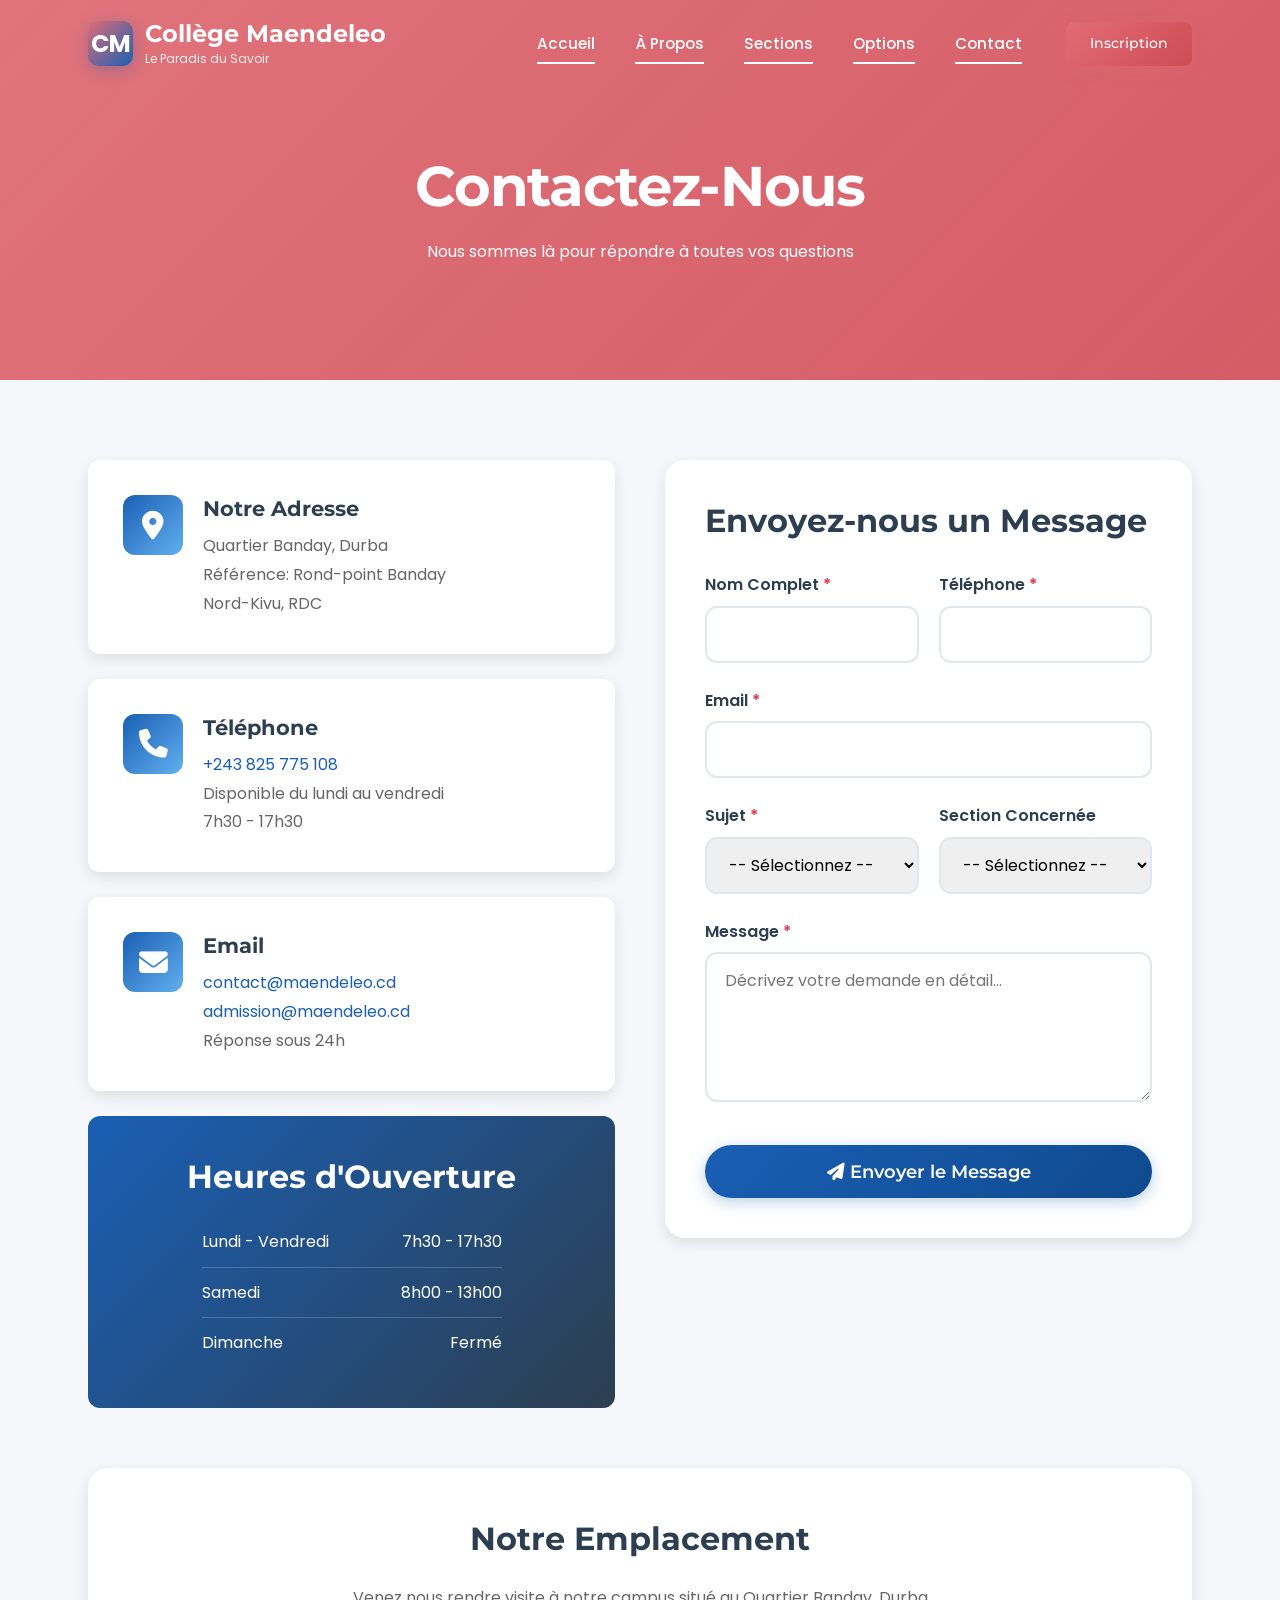
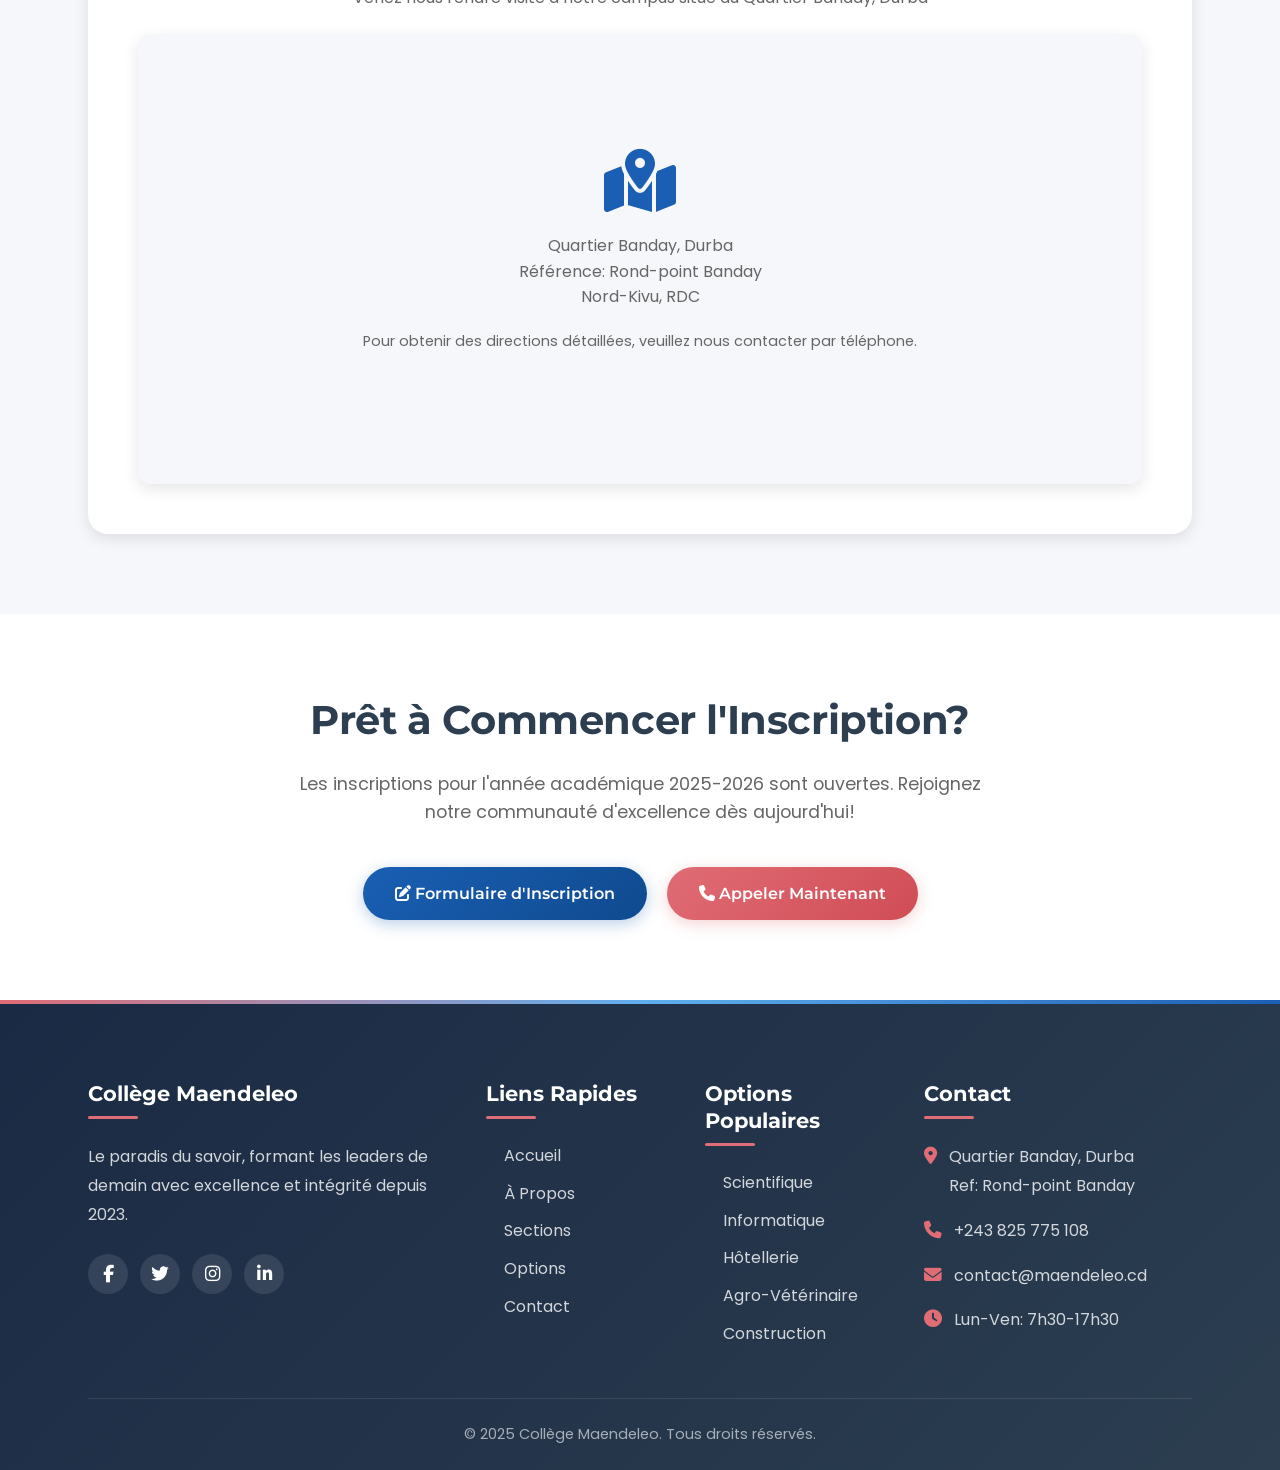
<file: contact.html>
<!DOCTYPE html>
<html lang="fr">
<head>
    <meta charset="UTF-8">
    <meta name="viewport" content="width=device-width, initial-scale=1.0">
    <meta name="description" content="Contactez le Collège Maendeleo pour plus d'informations ou pour planifier une visite.">
    
    <title>Contact | Collège Maendeleo</title>
    
    <link rel="icon" href="images/logo.png" type="image/png">
    <link rel="preconnect" href="https://fonts.googleapis.com">
    <link rel="preconnect" href="https://fonts.gstatic.com" crossorigin>
    <link href="https://fonts.googleapis.com/css2?family=Montserrat:wght@300;400;500;600;700;800&family=Poppins:wght@300;400;500;600;700&display=swap" rel="stylesheet">
    <link rel="stylesheet" href="https://cdnjs.cloudflare.com/ajax/libs/font-awesome/6.4.0/css/all.min.css">
    <link rel="stylesheet" href="css/style.css">
    <link rel="stylesheet" href="css/header-footer.css">
    
    <style>
        .page-header {
            padding: 150px 0 100px;
            background: linear-gradient(135deg, rgba(224, 108, 117, 0.95), rgba(208, 76, 85, 0.9)),
                        url('https://images.unsplash.com/photo-1423666639041-f56000c27a9a?auto=format&fit=crop&w=1920&q=80') center/cover;
            color: white;
            text-align: center;
        }

        .page-header h1,
        .page-header p {
            color: white;
        }

        .contact-wrapper {
            display: grid;
            grid-template-columns: 1fr 1fr;
            gap: 50px;
            margin-bottom: 60px;
        }

        .contact-info-cards {
            display: grid;
            gap: 25px;
        }

        .info-card {
            background: white;
            padding: 35px;
            border-radius: var(--border-radius);
            box-shadow: var(--box-shadow);
            display: flex;
            gap: 20px;
            transition: var(--transition);
        }

        .info-card:hover {
            transform: translateY(-5px);
            box-shadow: var(--box-shadow-lg);
        }

        .info-icon {
            width: 60px;
            height: 60px;
            border-radius: 12px;
            background: linear-gradient(135deg, var(--color-primary), var(--color-accent));
            display: flex;
            align-items: center;
            justify-content: center;
            font-size: 1.8rem;
            color: white;
            flex-shrink: 0;
        }

        .info-content h3 {
            margin-bottom: 10px;
            font-size: 1.3rem;
        }

        .info-content p {
            margin: 0;
            color: var(--color-text-light);
            line-height: 1.8;
        }

        .info-content a {
            color: var(--color-primary);
            text-decoration: none;
        }

        .info-content a:hover {
            text-decoration: underline;
        }

        /* Contact Form */
        .contact-form {
            background: white;
            padding: 40px;
            border-radius: var(--border-radius-lg);
            box-shadow: var(--box-shadow);
        }

        .contact-form h3 {
            margin-bottom: 30px;
            font-size: 2rem;
        }

        .form-group {
            margin-bottom: 25px;
        }

        .form-group label {
            display: block;
            margin-bottom: 8px;
            font-weight: 600;
            color: var(--color-dark);
        }

        .form-group label .required {
            color: var(--color-danger);
        }

        .form-control {
            width: 100%;
            padding: 14px 18px;
            border: 2px solid var(--color-border);
            border-radius: var(--border-radius);
            font-family: var(--font-primary);
            font-size: 1rem;
            transition: var(--transition);
        }

        .form-control:focus {
            outline: none;
            border-color: var(--color-primary);
            box-shadow: 0 0 0 3px rgba(26, 95, 180, 0.1);
        }

        .form-control.error {
            border-color: var(--color-danger);
        }

        textarea.form-control {
            resize: vertical;
            min-height: 150px;
        }

        select.form-control {
            cursor: pointer;
        }

        .form-row {
            display: grid;
            grid-template-columns: 1fr 1fr;
            gap: 20px;
        }

        .btn-submit {
            width: 100%;
            padding: 16px;
            font-size: 1.1rem;
            margin-top: 10px;
        }

        /* Map Section */
        .map-section {
            background: white;
            padding: 50px;
            border-radius: var(--border-radius-lg);
            box-shadow: var(--box-shadow);
            text-align: center;
        }

        .map-section h3 {
            margin-bottom: 25px;
            font-size: 2rem;
        }

        .map-container {
            width: 100%;
            height: 450px;
            border-radius: var(--border-radius);
            overflow: hidden;
            box-shadow: var(--box-shadow);
            background: var(--color-light);
            display: flex;
            align-items: center;
            justify-content: center;
        }

        .map-placeholder {
            text-align: center;
            padding: 40px;
            color: var(--color-text-light);
        }

        .map-placeholder i {
            font-size: 4rem;
            margin-bottom: 20px;
            color: var(--color-primary);
        }

        /* Hours Card */
        .hours-card {
            background: linear-gradient(135deg, var(--color-primary), var(--color-dark));
            color: white;
            padding: 40px;
            border-radius: var(--border-radius);
            text-align: center;
        }

        .hours-card h3 {
            color: white;
            margin-bottom: 20px;
        }

        .hours-list {
            list-style: none;
            text-align: left;
            max-width: 300px;
            margin: 0 auto;
        }

        .hours-list li {
            padding: 12px 0;
            border-bottom: 1px solid rgba(255, 255, 255, 0.2);
            display: flex;
            justify-content: space-between;
        }

        .hours-list li:last-child {
            border-bottom: none;
        }

        @media (max-width: 992px) {
            .contact-wrapper {
                grid-template-columns: 1fr;
            }

            .form-row {
                grid-template-columns: 1fr;
            }
        }

        @media (max-width: 768px) {
            .contact-form,
            .map-section {
                padding: 30px 25px;
            }

            .map-container {
                height: 350px;
            }
        }
    </style>
</head>
<body>
    <nav class="nav">
        <div class="container">
            <div class="nav-container">
                <div class="logo">
                    <div class="logo-icon">CM</div>
                    <div class="logo-text">
                        <h4>Collège Maendeleo</h4>
                        <span>Le Paradis du Savoir</span>
                    </div>
                </div>
                
                <ul class="nav-menu">
                    <li><a href="index.html">Accueil</a></li>
                    <li><a href="about.html">À Propos</a></li>
                    <li><a href="sections.html">Sections</a></li>
                    <li><a href="options.html">Options</a></li>
                    <li><a href="contact.html" class="active">Contact</a></li>
                    <li class="nav-cta">
                        <a href="#inscription" class="btn btn-secondary btn-sm">Inscription</a>
                    </li>
                </ul>
                
                <div class="mobile-toggle" id="mobileToggle">
                    <span></span>
                    <span></span>
                    <span></span>
                </div>
            </div>
        </div>
    </nav>

    <header class="page-header">
        <div class="container">
            <h1>Contactez-Nous</h1>
            <p>Nous sommes là pour répondre à toutes vos questions</p>
        </div>
    </header>

    <section class="section">
        <div class="container">
            <div class="contact-wrapper">
                <!-- Contact Info -->
                <div>
                    <div class="contact-info-cards">
                        <div class="info-card">
                            <div class="info-icon">
                                <i class="fas fa-map-marker-alt"></i>
                            </div>
                            <div class="info-content">
                                <h3>Notre Adresse</h3>
                                <p>Quartier Banday, Durba<br>
                                Référence: Rond-point Banday<br>
                                Nord-Kivu, RDC</p>
                            </div>
                        </div>

                        <div class="info-card">
                            <div class="info-icon">
                                <i class="fas fa-phone"></i>
                            </div>
                            <div class="info-content">
                                <h3>Téléphone</h3>
                                <p><a href="tel:+243825775108">+243 825 775 108</a><br>
                                Disponible du lundi au vendredi<br>
                                7h30 - 17h30</p>
                            </div>
                        </div>

                        <div class="info-card">
                            <div class="info-icon">
                                <i class="fas fa-envelope"></i>
                            </div>
                            <div class="info-content">
                                <h3>Email</h3>
                                <p><a href="mailto:contact@maendeleo.cd">contact@maendeleo.cd</a><br>
                                <a href="mailto:admission@maendeleo.cd">admission@maendeleo.cd</a><br>
                                Réponse sous 24h</p>
                            </div>
                        </div>

                        <div class="hours-card">
                            <h3>Heures d'Ouverture</h3>
                            <ul class="hours-list">
                                <li><span>Lundi - Vendredi</span><span>7h30 - 17h30</span></li>
                                <li><span>Samedi</span><span>8h00 - 13h00</span></li>
                                <li><span>Dimanche</span><span>Fermé</span></li>
                            </ul>
                        </div>
                    </div>
                </div>

                <!-- Contact Form -->
                <div>
                    <form class="contact-form" id="contactForm" onsubmit="return handleContactSubmit(event)">
                        <h3>Envoyez-nous un Message</h3>
                        
                        <div class="form-row">
                            <div class="form-group">
                                <label for="nom">Nom Complet <span class="required">*</span></label>
                                <input type="text" id="nom" name="nom" class="form-control" required>
                            </div>
                            
                            <div class="form-group">
                                <label for="telephone">Téléphone <span class="required">*</span></label>
                                <input type="tel" id="telephone" name="telephone" class="form-control" required>
                            </div>
                        </div>

                        <div class="form-group">
                            <label for="email">Email <span class="required">*</span></label>
                            <input type="email" id="email" name="email" class="form-control" required>
                        </div>

                        <div class="form-row">
                            <div class="form-group">
                                <label for="sujet">Sujet <span class="required">*</span></label>
                                <select id="sujet" name="sujet" class="form-control" required>
                                    <option value="">-- Sélectionnez --</option>
                                    <option value="inscription">Inscription</option>
                                    <option value="information">Demande d'information</option>
                                    <option value="visite">Planifier une visite</option>
                                    <option value="autre">Autre</option>
                                </select>
                            </div>

                            <div class="form-group">
                                <label for="section">Section Concernée</label>
                                <select id="section" name="section" class="form-control">
                                    <option value="">-- Sélectionnez --</option>
                                    <option value="maternelle">Maternelle</option>
                                    <option value="primaire">Primaire</option>
                                    <option value="secondaire">Secondaire</option>
                                </select>
                            </div>
                        </div>

                        <div class="form-group">
                            <label for="message">Message <span class="required">*</span></label>
                            <textarea id="message" name="message" class="form-control" required placeholder="Décrivez votre demande en détail..."></textarea>
                        </div>

                        <button type="submit" class="btn btn-primary btn-submit">
                            <i class="fas fa-paper-plane"></i> Envoyer le Message
                        </button>
                    </form>
                </div>
            </div>

            <!-- Map Section -->
            <div class="map-section">
                <h3>Notre Emplacement</h3>
                <p class="mb-3">Venez nous rendre visite à notre campus situé au Quartier Banday, Durba</p>
                <div class="map-container">
                    <div class="map-placeholder">
                        <i class="fas fa-map-marked-alt"></i>
                        <p>Quartier Banday, Durba<br>Référence: Rond-point Banday<br>Nord-Kivu, RDC</p>
                        <p style="margin-top: 20px; font-size: 0.9rem; color: var(--color-text-light);">
                            Pour obtenir des directions détaillées, veuillez nous contacter par téléphone.
                        </p>
                    </div>
                </div>
            </div>
        </div>
    </section>

    <!-- CTA Section -->
    <section class="section section-alt" id="inscription">
        <div class="container text-center">
            <div style="max-width: 700px; margin: 0 auto;">
                <h2 class="mb-3">Prêt à Commencer l'Inscription?</h2>
                <p class="mb-4" style="font-size: 1.1rem; color: var(--color-text-light);">
                    Les inscriptions pour l'année académique 2025-2026 sont ouvertes. Rejoignez notre communauté d'excellence dès aujourd'hui!
                </p>
                <div style="display: flex; gap: 20px; justify-content: center; flex-wrap: wrap;">
                    <a href="#contactForm" class="btn btn-primary btn-lg">
                        <i class="fas fa-edit"></i> Formulaire d'Inscription
                    </a>
                    <a href="tel:+243825775108" class="btn btn-secondary btn-lg">
                        <i class="fas fa-phone"></i> Appeler Maintenant
                    </a>
                </div>
            </div>
        </div>
    </section>

    <footer class="footer">
        <div class="container">
            <div class="footer-container">
                <div class="footer-col">
                    <h4>Collège Maendeleo</h4>
                    <p>Le paradis du savoir, formant les leaders de demain avec excellence et intégrité depuis 2023.</p>
                    <div class="social-links">
                        <a href="#" aria-label="Facebook"><i class="fab fa-facebook-f"></i></a>
                        <a href="#" aria-label="Twitter"><i class="fab fa-twitter"></i></a>
                        <a href="#" aria-label="Instagram"><i class="fab fa-instagram"></i></a>
                        <a href="#" aria-label="LinkedIn"><i class="fab fa-linkedin-in"></i></a>
                    </div>
                </div>
                
                <div class="footer-col">
                    <h4>Liens Rapides</h4>
                    <ul>
                        <li><a href="index.html">Accueil</a></li>
                        <li><a href="about.html">À Propos</a></li>
                        <li><a href="sections.html">Sections</a></li>
                        <li><a href="options.html">Options</a></li>
                        <li><a href="contact.html">Contact</a></li>
                    </ul>
                </div>
                
                <div class="footer-col">
                    <h4>Options Populaires</h4>
                    <ul>
                        <li><a href="options.html#scientifique">Scientifique</a></li>
                        <li><a href="options.html#informatique">Informatique</a></li>
                        <li><a href="options.html#hotellerie">Hôtellerie</a></li>
                        <li><a href="options.html#agro">Agro-Vétérinaire</a></li>
                        <li><a href="options.html#construction">Construction</a></li>
                    </ul>
                </div>
                
                <div class="footer-col">
                    <h4>Contact</h4>
                    <div class="contact-info">
                        <p><i class="fas fa-map-marker-alt"></i> Quartier Banday, Durba<br>Ref: Rond-point Banday</p>
                        <p><i class="fas fa-phone"></i> +243 825 775 108</p>
                        <p><i class="fas fa-envelope"></i> contact@maendeleo.cd</p>
                        <p><i class="fas fa-clock"></i> Lun-Ven: 7h30-17h30</p>
                    </div>
                </div>
            </div>
            
            <div class="copyright">
                <p>&copy; 2025 Collège Maendeleo. Tous droits réservés.</p>
            </div>
        </div>
    </footer>

    <script src="js/main.js"></script>
</body>
</html>
</file>
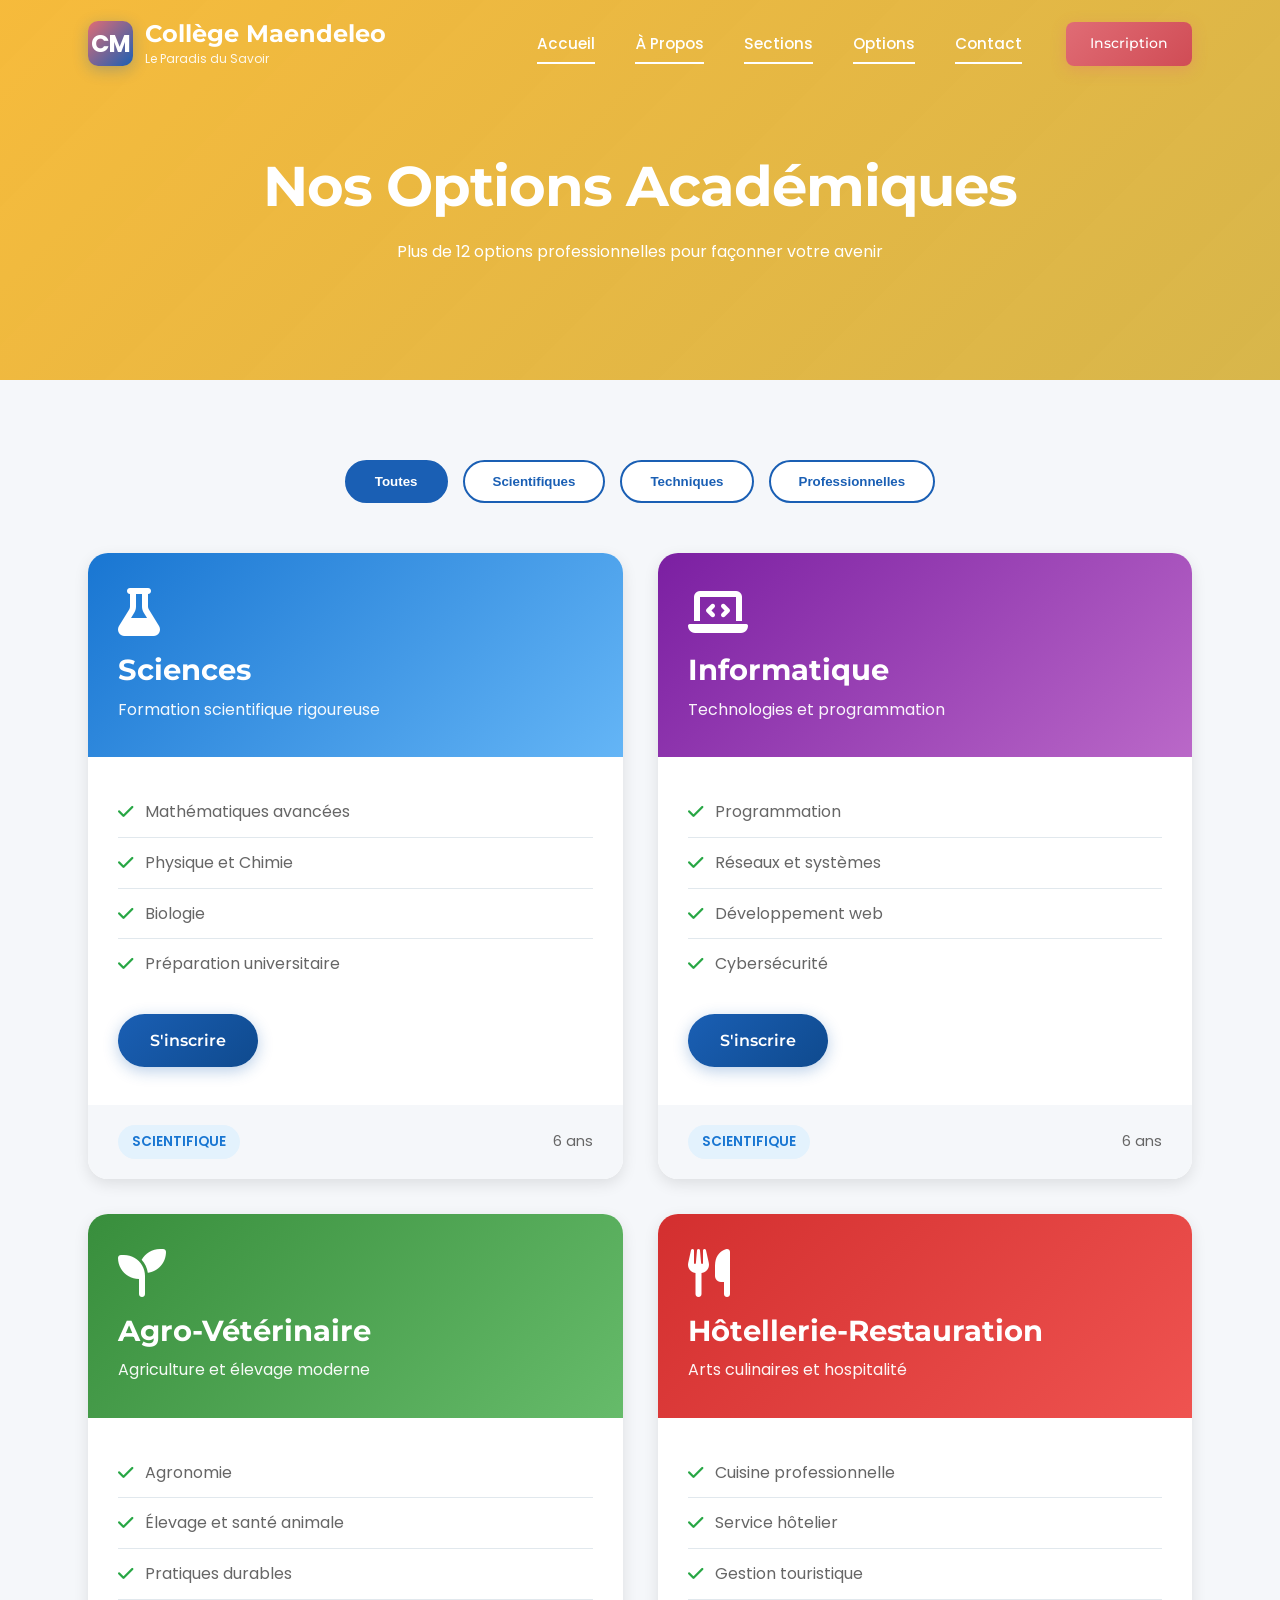
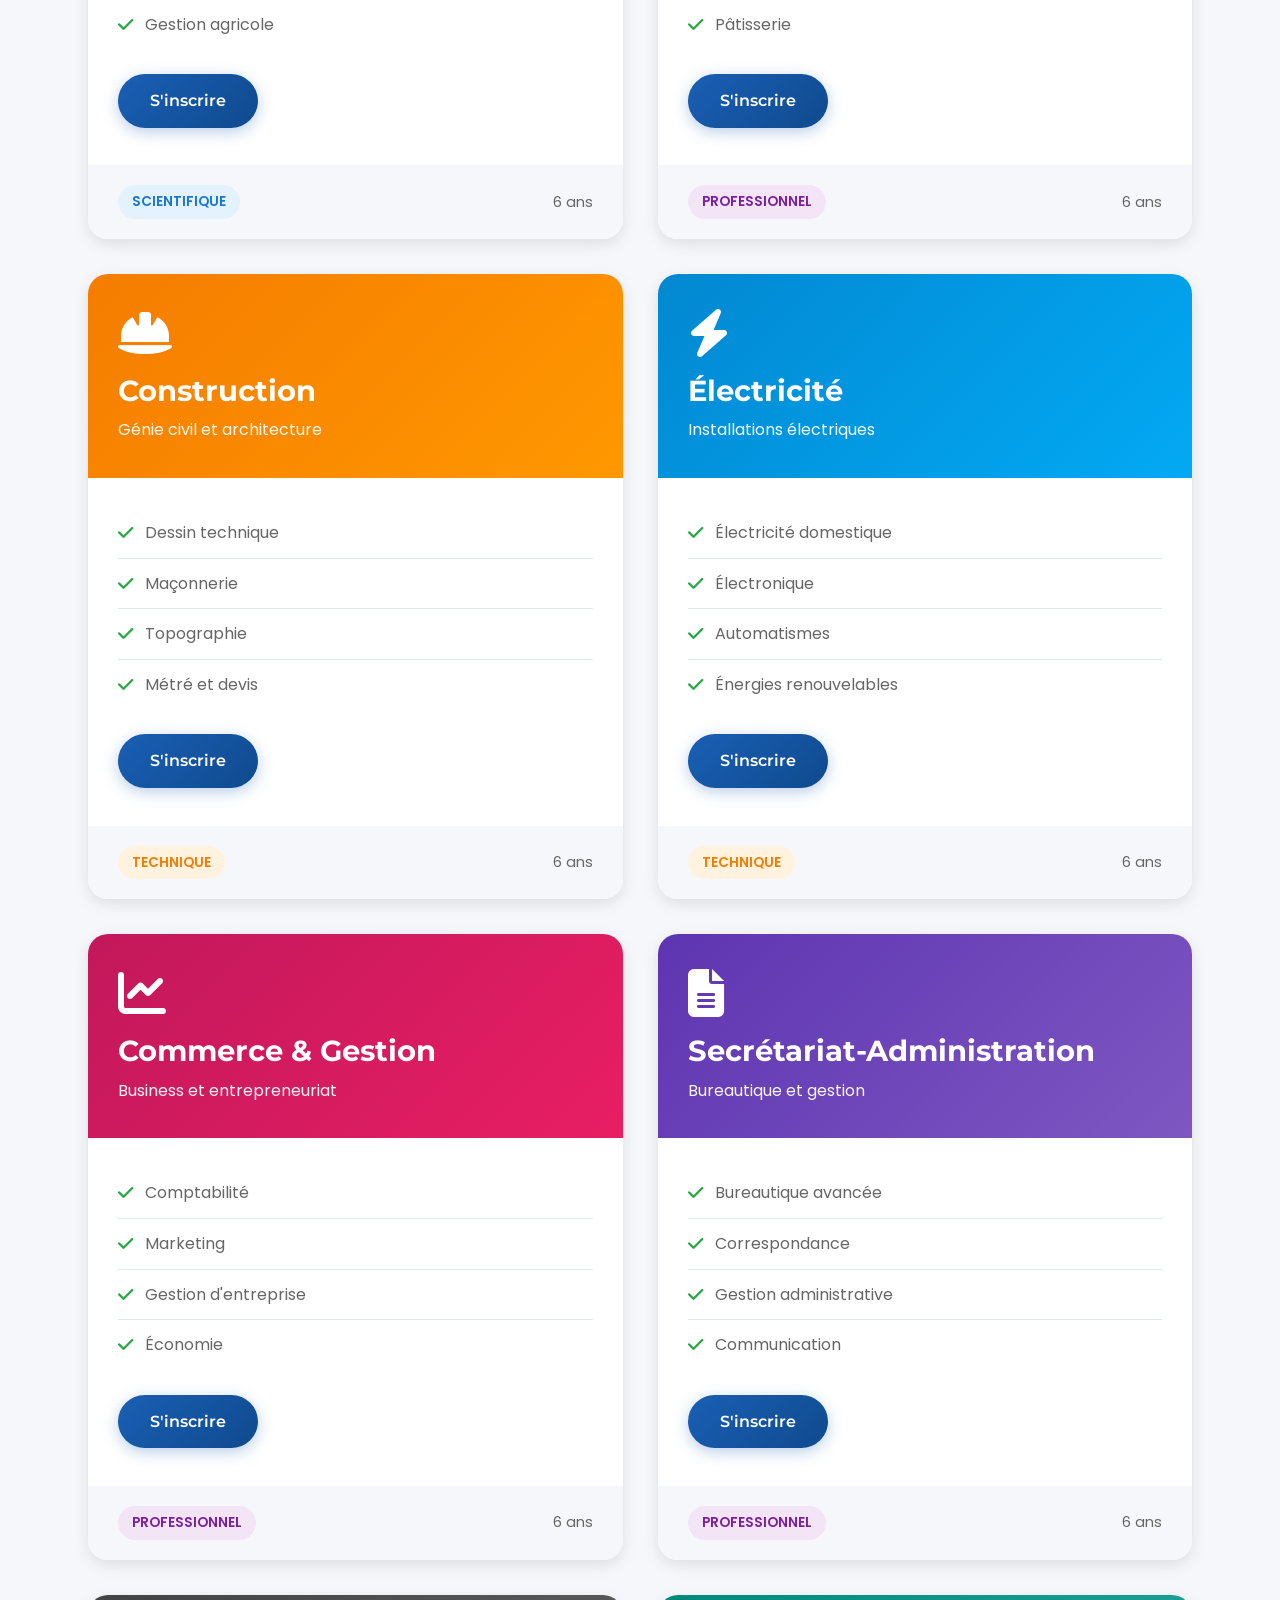
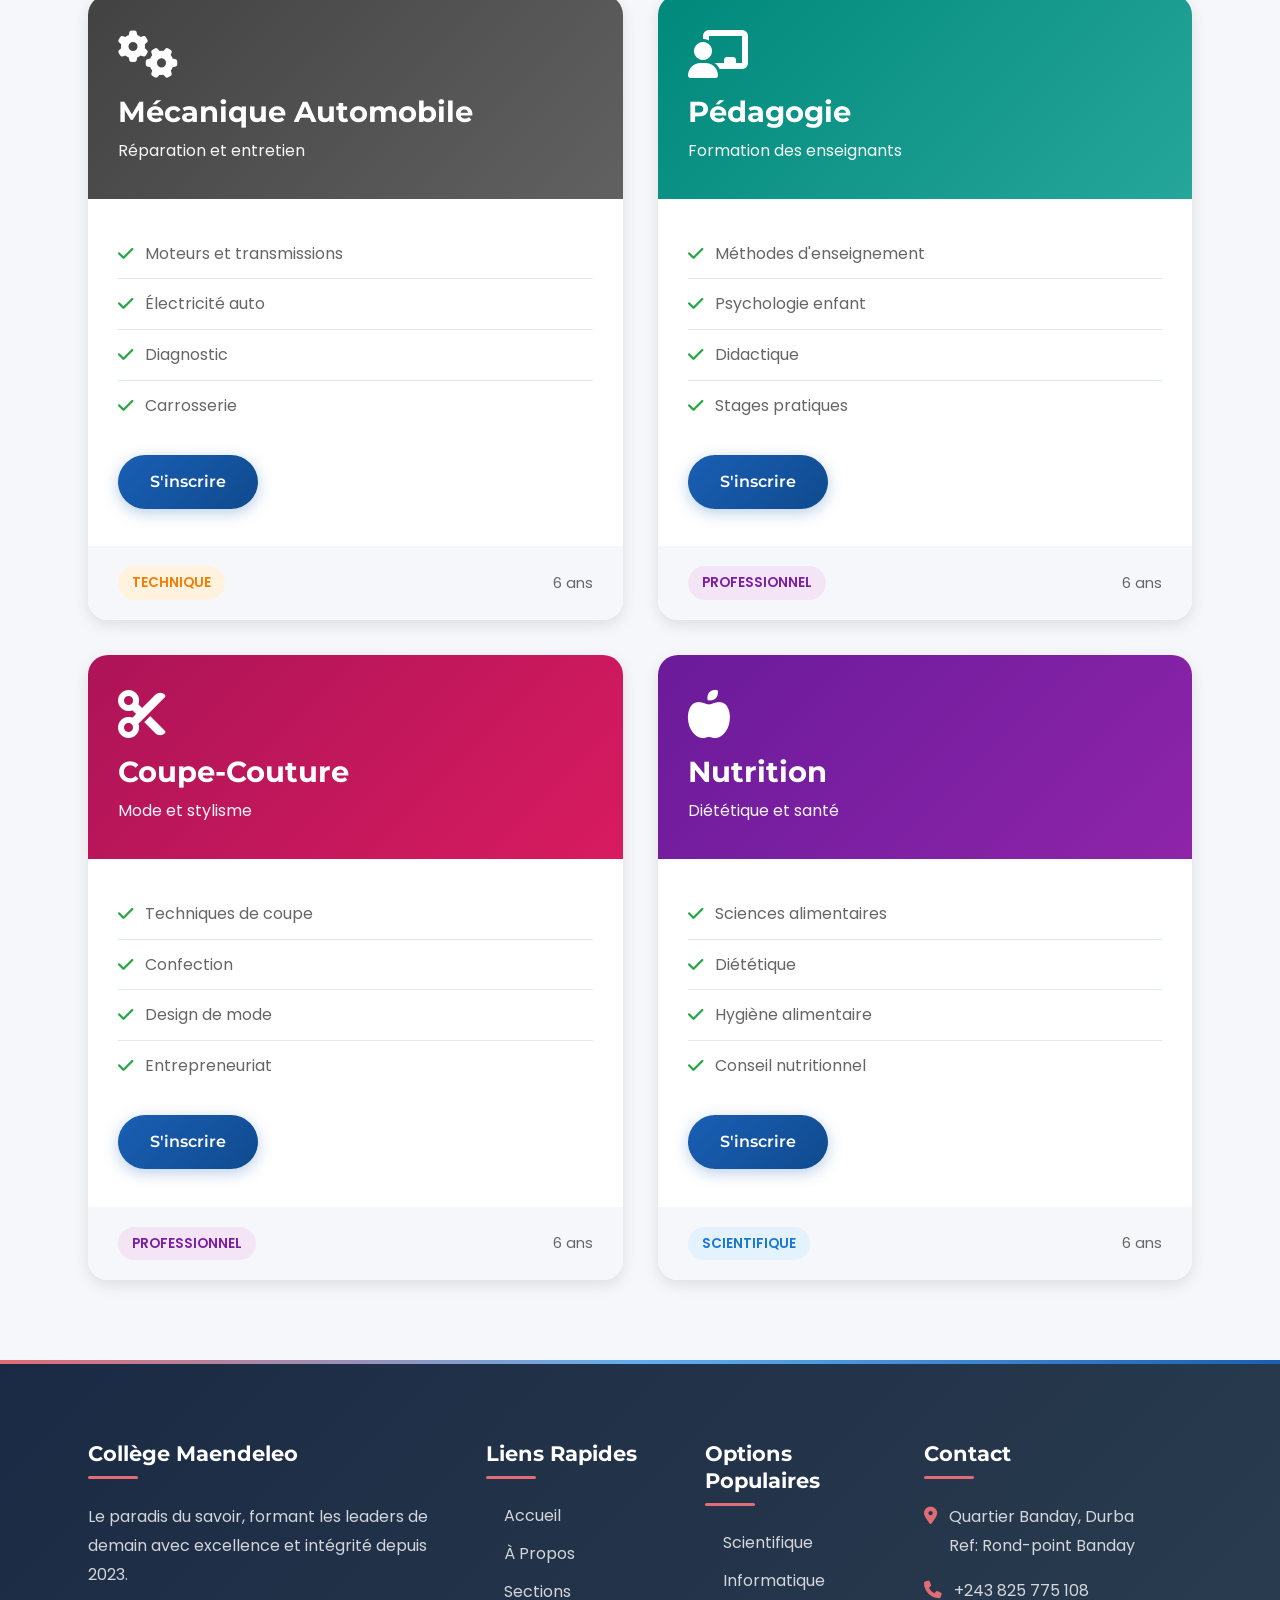
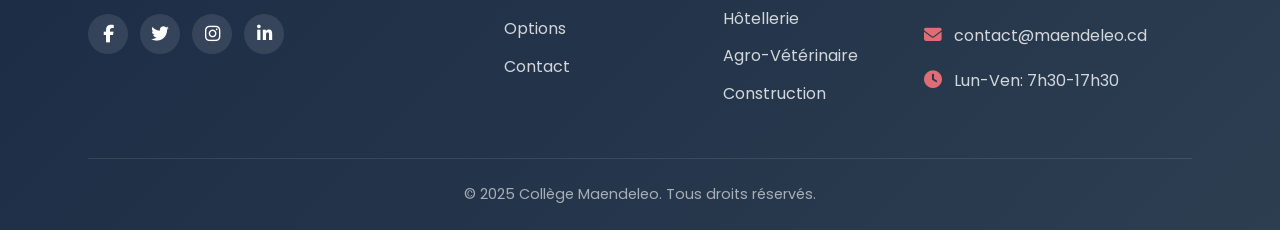
<file: options.html>
<!DOCTYPE html>
<html lang="fr">
<head>
    <meta charset="UTF-8">
    <meta name="viewport" content="width=device-width, initial-scale=1.0">
    <meta name="description" content="Découvrez nos 12+ options académiques: Scientifique, Informatique, Hôtellerie, Agro-Vétérinaire et plus.">
    
    <title>Nos Options | Collège Maendeleo</title>
    
    <link rel="icon" href="images/logo.png" type="image/png">
    <link rel="preconnect" href="https://fonts.googleapis.com">
    <link rel="preconnect" href="https://fonts.gstatic.com" crossorigin>
    <link href="https://fonts.googleapis.com/css2?family=Montserrat:wght@300;400;500;600;700;800&family=Poppins:wght@300;400;500;600;700&display=swap" rel="stylesheet">
    <link rel="stylesheet" href="https://cdnjs.cloudflare.com/ajax/libs/font-awesome/6.4.0/css/all.min.css">
    <link rel="stylesheet" href="css/style.css">
    <link rel="stylesheet" href="css/header-footer.css">
    
    <style>
        .page-header {
            padding: 150px 0 100px;
            background: linear-gradient(135deg, rgba(247, 183, 49, 0.95), rgba(212, 175, 55, 0.9)),
                        url('https://images.unsplash.com/photo-1523050854058-8df90110c9f1?auto=format&fit=crop&w=1920&q=80') center/cover;
            color: white;
            text-align: center;
        }

        .page-header h1,
        .page-header p {
            color: white;
        }

        .options-filter {
            display: flex;
            justify-content: center;
            gap: 15px;
            margin-bottom: 50px;
            flex-wrap: wrap;
        }

        .filter-btn {
            padding: 12px 28px;
            border: 2px solid var(--color-primary);
            background: white;
            color: var(--color-primary);
            border-radius: 50px;
            cursor: pointer;
            transition: var(--transition);
            font-weight: 600;
        }

        .filter-btn:hover,
        .filter-btn.active {
            background: var(--color-primary);
            color: white;
        }

        .options-grid {
            display: grid;
            grid-template-columns: repeat(auto-fill, minmax(350px, 1fr));
            gap: 35px;
        }

        .option-card {
            background: white;
            border-radius: var(--border-radius-lg);
            overflow: hidden;
            box-shadow: var(--box-shadow);
            transition: var(--transition);
            position: relative;
        }

        .option-card:hover {
            transform: translateY(-10px);
            box-shadow: var(--box-shadow-lg);
        }

        .option-header {
            padding: 35px 30px;
            background: linear-gradient(135deg, var(--color-primary), var(--color-accent));
            color: white;
            position: relative;
            overflow: hidden;
        }

        .option-header::before {
            content: '';
            position: absolute;
            top: -50%;
            right: -50%;
            width: 200px;
            height: 200px;
            background: rgba(255, 255, 255, 0.1);
            border-radius: 50%;
        }

        .option-icon {
            font-size: 3rem;
            margin-bottom: 15px;
            display: block;
        }

        .option-header h3 {
            font-size: 1.8rem;
            margin-bottom: 8px;
            color: white;
        }

        .option-header p {
            opacity: 0.95;
            margin: 0;
            color: white;
        }

        .option-body {
            padding: 30px;
        }

        .option-features {
            list-style: none;
            margin-bottom: 25px;
        }

        .option-features li {
            padding: 12px 0;
            border-bottom: 1px solid var(--color-border);
            display: flex;
            align-items: center;
            gap: 12px;
            color: var(--color-text-light);
        }

        .option-features li:last-child {
            border-bottom: none;
        }

        .option-features i {
            color: var(--color-success);
            font-size: 1.1rem;
        }

        .option-footer {
            padding: 20px 30px;
            background: var(--color-light);
            display: flex;
            justify-content: space-between;
            align-items: center;
        }

        .option-badge {
            padding: 6px 14px;
            border-radius: 20px;
            font-size: 0.85rem;
            font-weight: 600;
            text-transform: uppercase;
        }

        .badge-scientifique { background: #e3f2fd; color: #1976d2; }
        .badge-technique { background: #fff3e0; color: #f57c00; }
        .badge-professionnel { background: #f3e5f5; color: #7b1fa2; }

        @media (max-width: 768px) {
            .options-grid {
                grid-template-columns: 1fr;
            }
        }
    </style>
</head>
<body>
    <nav class="nav">
        <div class="container">
            <div class="nav-container">
                <div class="logo">
                    <div class="logo-icon">CM</div>
                    <div class="logo-text">
                        <h4>Collège Maendeleo</h4>
                        <span>Le Paradis du Savoir</span>
                    </div>
                </div>
                
                <ul class="nav-menu">
                    <li><a href="index.html">Accueil</a></li>
                    <li><a href="about.html">À Propos</a></li>
                    <li><a href="sections.html">Sections</a></li>
                    <li><a href="options.html" class="active">Options</a></li>
                    <li><a href="contact.html">Contact</a></li>
                    <li class="nav-cta">
                        <a href="contact.html" class="btn btn-secondary btn-sm">Inscription</a>
                    </li>
                </ul>
                
                <div class="mobile-toggle" id="mobileToggle">
                    <span></span>
                    <span></span>
                    <span></span>
                </div>
            </div>
        </div>
    </nav>

    <header class="page-header">
        <div class="container">
            <h1>Nos Options Académiques</h1>
            <p>Plus de 12 options professionnelles pour façonner votre avenir</p>
        </div>
    </header>

    <section class="section">
        <div class="container">
            <div class="options-filter">
                <button class="filter-btn active" data-filter="all">Toutes</button>
                <button class="filter-btn" data-filter="scientifique">Scientifiques</button>
                <button class="filter-btn" data-filter="technique">Techniques</button>
                <button class="filter-btn" data-filter="professionnel">Professionnelles</button>
            </div>

            <div class="options-grid">
                <!-- Scientifique -->
                <div class="option-card" data-category="scientifique">
                    <div class="option-header" style="background: linear-gradient(135deg, #1976d2, #64b5f6);">
                        <i class="fas fa-flask option-icon"></i>
                        <h3>Sciences</h3>
                        <p>Formation scientifique rigoureuse</p>
                    </div>
                    <div class="option-body">
                        <ul class="option-features">
                            <li><i class="fas fa-check"></i> Mathématiques avancées</li>
                            <li><i class="fas fa-check"></i> Physique et Chimie</li>
                            <li><i class="fas fa-check"></i> Biologie</li>
                            <li><i class="fas fa-check"></i> Préparation universitaire</li>
                        </ul>
                        <a href="contact.html" class="btn btn-primary btn-block">S'inscrire</a>
                    </div>
                    <div class="option-footer">
                        <span class="option-badge badge-scientifique">Scientifique</span>
                        <span style="color: var(--color-text-light); font-size: 0.9rem;">6 ans</span>
                    </div>
                </div>

                <!-- Informatique -->
                <div class="option-card" data-category="scientifique">
                    <div class="option-header" style="background: linear-gradient(135deg, #7b1fa2, #ba68c8);">
                        <i class="fas fa-laptop-code option-icon"></i>
                        <h3>Informatique</h3>
                        <p>Technologies et programmation</p>
                    </div>
                    <div class="option-body">
                        <ul class="option-features">
                            <li><i class="fas fa-check"></i> Programmation</li>
                            <li><i class="fas fa-check"></i> Réseaux et systèmes</li>
                            <li><i class="fas fa-check"></i> Développement web</li>
                            <li><i class="fas fa-check"></i> Cybersécurité</li>
                        </ul>
                        <a href="contact.html" class="btn btn-primary btn-block">S'inscrire</a>
                    </div>
                    <div class="option-footer">
                        <span class="option-badge badge-scientifique">Scientifique</span>
                        <span style="color: var(--color-text-light); font-size: 0.9rem;">6 ans</span>
                    </div>
                </div>

                <!-- Agro-Vétérinaire -->
                <div class="option-card" data-category="scientifique">
                    <div class="option-header" style="background: linear-gradient(135deg, #388e3c, #66bb6a);">
                        <i class="fas fa-seedling option-icon"></i>
                        <h3>Agro-Vétérinaire</h3>
                        <p>Agriculture et élevage moderne</p>
                    </div>
                    <div class="option-body">
                        <ul class="option-features">
                            <li><i class="fas fa-check"></i> Agronomie</li>
                            <li><i class="fas fa-check"></i> Élevage et santé animale</li>
                            <li><i class="fas fa-check"></i> Pratiques durables</li>
                            <li><i class="fas fa-check"></i> Gestion agricole</li>
                        </ul>
                        <a href="contact.html" class="btn btn-primary btn-block">S'inscrire</a>
                    </div>
                    <div class="option-footer">
                        <span class="option-badge badge-scientifique">Scientifique</span>
                        <span style="color: var(--color-text-light); font-size: 0.9rem;">6 ans</span>
                    </div>
                </div>

                <!-- Hôtellerie -->
                <div class="option-card" data-category="professionnel">
                    <div class="option-header" style="background: linear-gradient(135deg, #d32f2f, #ef5350);">
                        <i class="fas fa-utensils option-icon"></i>
                        <h3>Hôtellerie-Restauration</h3>
                        <p>Arts culinaires et hospitalité</p>
                    </div>
                    <div class="option-body">
                        <ul class="option-features">
                            <li><i class="fas fa-check"></i> Cuisine professionnelle</li>
                            <li><i class="fas fa-check"></i> Service hôtelier</li>
                            <li><i class="fas fa-check"></i> Gestion touristique</li>
                            <li><i class="fas fa-check"></i> Pâtisserie</li>
                        </ul>
                        <a href="contact.html" class="btn btn-primary btn-block">S'inscrire</a>
                    </div>
                    <div class="option-footer">
                        <span class="option-badge badge-professionnel">Professionnel</span>
                        <span style="color: var(--color-text-light); font-size: 0.9rem;">6 ans</span>
                    </div>
                </div>

                <!-- Construction -->
                <div class="option-card" data-category="technique">
                    <div class="option-header" style="background: linear-gradient(135deg, #f57c00, #ff9800);">
                        <i class="fas fa-hard-hat option-icon"></i>
                        <h3>Construction</h3>
                        <p>Génie civil et architecture</p>
                    </div>
                    <div class="option-body">
                        <ul class="option-features">
                            <li><i class="fas fa-check"></i> Dessin technique</li>
                            <li><i class="fas fa-check"></i> Maçonnerie</li>
                            <li><i class="fas fa-check"></i> Topographie</li>
                            <li><i class="fas fa-check"></i> Métré et devis</li>
                        </ul>
                        <a href="contact.html" class="btn btn-primary btn-block">S'inscrire</a>
                    </div>
                    <div class="option-footer">
                        <span class="option-badge badge-technique">Technique</span>
                        <span style="color: var(--color-text-light); font-size: 0.9rem;">6 ans</span>
                    </div>
                </div>

                <!-- Électricité -->
                <div class="option-card" data-category="technique">
                    <div class="option-header" style="background: linear-gradient(135deg, #0288d1, #03a9f4);">
                        <i class="fas fa-bolt option-icon"></i>
                        <h3>Électricité</h3>
                        <p>Installations électriques</p>
                    </div>
                    <div class="option-body">
                        <ul class="option-features">
                            <li><i class="fas fa-check"></i> Électricité domestique</li>
                            <li><i class="fas fa-check"></i> Électronique</li>
                            <li><i class="fas fa-check"></i> Automatismes</li>
                            <li><i class="fas fa-check"></i> Énergies renouvelables</li>
                        </ul>
                        <a href="contact.html" class="btn btn-primary btn-block">S'inscrire</a>
                    </div>
                    <div class="option-footer">
                        <span class="option-badge badge-technique">Technique</span>
                        <span style="color: var(--color-text-light); font-size: 0.9rem;">6 ans</span>
                    </div>
                </div>

                <!-- Commerce -->
                <div class="option-card" data-category="professionnel">
                    <div class="option-header" style="background: linear-gradient(135deg, #c2185b, #e91e63);">
                        <i class="fas fa-chart-line option-icon"></i>
                        <h3>Commerce & Gestion</h3>
                        <p>Business et entrepreneuriat</p>
                    </div>
                    <div class="option-body">
                        <ul class="option-features">
                            <li><i class="fas fa-check"></i> Comptabilité</li>
                            <li><i class="fas fa-check"></i> Marketing</li>
                            <li><i class="fas fa-check"></i> Gestion d'entreprise</li>
                            <li><i class="fas fa-check"></i> Économie</li>
                        </ul>
                        <a href="contact.html" class="btn btn-primary btn-block">S'inscrire</a>
                    </div>
                    <div class="option-footer">
                        <span class="option-badge badge-professionnel">Professionnel</span>
                        <span style="color: var(--color-text-light); font-size: 0.9rem;">6 ans</span>
                    </div>
                </div>

                <!-- Secrétariat -->
                <div class="option-card" data-category="professionnel">
                    <div class="option-header" style="background: linear-gradient(135deg, #5e35b1, #7e57c2);">
                        <i class="fas fa-file-alt option-icon"></i>
                        <h3>Secrétariat-Administration</h3>
                        <p>Bureautique et gestion</p>
                    </div>
                    <div class="option-body">
                        <ul class="option-features">
                            <li><i class="fas fa-check"></i> Bureautique avancée</li>
                            <li><i class="fas fa-check"></i> Correspondance</li>
                            <li><i class="fas fa-check"></i> Gestion administrative</li>
                            <li><i class="fas fa-check"></i> Communication</li>
                        </ul>
                        <a href="contact.html" class="btn btn-primary btn-block">S'inscrire</a>
                    </div>
                    <div class="option-footer">
                        <span class="option-badge badge-professionnel">Professionnel</span>
                        <span style="color: var(--color-text-light); font-size: 0.9rem;">6 ans</span>
                    </div>
                </div>

                <!-- Mécanique -->
                <div class="option-card" data-category="technique">
                    <div class="option-header" style="background: linear-gradient(135deg, #424242, #616161);">
                        <i class="fas fa-cogs option-icon"></i>
                        <h3>Mécanique Automobile</h3>
                        <p>Réparation et entretien</p>
                    </div>
                    <div class="option-body">
                        <ul class="option-features">
                            <li><i class="fas fa-check"></i> Moteurs et transmissions</li>
                            <li><i class="fas fa-check"></i> Électricité auto</li>
                            <li><i class="fas fa-check"></i> Diagnostic</li>
                            <li><i class="fas fa-check"></i> Carrosserie</li>
                        </ul>
                        <a href="contact.html" class="btn btn-primary btn-block">S'inscrire</a>
                    </div>
                    <div class="option-footer">
                        <span class="option-badge badge-technique">Technique</span>
                        <span style="color: var(--color-text-light); font-size: 0.9rem;">6 ans</span>
                    </div>
                </div>

                <!-- Pédagogie -->
                <div class="option-card" data-category="professionnel">
                    <div class="option-header" style="background: linear-gradient(135deg, #00897b, #26a69a);">
                        <i class="fas fa-chalkboard-teacher option-icon"></i>
                        <h3>Pédagogie</h3>
                        <p>Formation des enseignants</p>
                    </div>
                    <div class="option-body">
                        <ul class="option-features">
                            <li><i class="fas fa-check"></i> Méthodes d'enseignement</li>
                            <li><i class="fas fa-check"></i> Psychologie enfant</li>
                            <li><i class="fas fa-check"></i> Didactique</li>
                            <li><i class="fas fa-check"></i> Stages pratiques</li>
                        </ul>
                        <a href="contact.html" class="btn btn-primary btn-block">S'inscrire</a>
                    </div>
                    <div class="option-footer">
                        <span class="option-badge badge-professionnel">Professionnel</span>
                        <span style="color: var(--color-text-light); font-size: 0.9rem;">6 ans</span>
                    </div>
                </div>

                <!-- Coupe-Couture -->
                <div class="option-card" data-category="professionnel">
                    <div class="option-header" style="background: linear-gradient(135deg, #ad1457, #d81b60);">
                        <i class="fas fa-cut option-icon"></i>
                        <h3>Coupe-Couture</h3>
                        <p>Mode et stylisme</p>
                    </div>
                    <div class="option-body">
                        <ul class="option-features">
                            <li><i class="fas fa-check"></i> Techniques de coupe</li>
                            <li><i class="fas fa-check"></i> Confection</li>
                            <li><i class="fas fa-check"></i> Design de mode</li>
                            <li><i class="fas fa-check"></i> Entrepreneuriat</li>
                        </ul>
                        <a href="contact.html" class="btn btn-primary btn-block">S'inscrire</a>
                    </div>
                    <div class="option-footer">
                        <span class="option-badge badge-professionnel">Professionnel</span>
                        <span style="color: var(--color-text-light); font-size: 0.9rem;">6 ans</span>
                    </div>
                </div>

                <!-- Nutrition -->
                <div class="option-card" data-category="scientifique">
                    <div class="option-header" style="background: linear-gradient(135deg, #6a1b9a, #8e24aa);">
                        <i class="fas fa-apple-alt option-icon"></i>
                        <h3>Nutrition</h3>
                        <p>Diététique et santé</p>
                    </div>
                    <div class="option-body">
                        <ul class="option-features">
                            <li><i class="fas fa-check"></i> Sciences alimentaires</li>
                            <li><i class="fas fa-check"></i> Diététique</li>
                            <li><i class="fas fa-check"></i> Hygiène alimentaire</li>
                            <li><i class="fas fa-check"></i> Conseil nutritionnel</li>
                        </ul>
                        <a href="contact.html" class="btn btn-primary btn-block">S'inscrire</a>
                    </div>
                    <div class="option-footer">
                        <span class="option-badge badge-scientifique">Scientifique</span>
                        <span style="color: var(--color-text-light); font-size: 0.9rem;">6 ans</span>
                    </div>
                </div>
            </div>
        </div>
    </section>

    <footer class="footer">
        <div class="container">
            <div class="footer-container">
                <div class="footer-col">
                    <h4>Collège Maendeleo</h4>
                    <p>Le paradis du savoir, formant les leaders de demain avec excellence et intégrité depuis 2023.</p>
                    <div class="social-links">
                        <a href="#" aria-label="Facebook"><i class="fab fa-facebook-f"></i></a>
                        <a href="#" aria-label="Twitter"><i class="fab fa-twitter"></i></a>
                        <a href="#" aria-label="Instagram"><i class="fab fa-instagram"></i></a>
                        <a href="#" aria-label="LinkedIn"><i class="fab fa-linkedin-in"></i></a>
                    </div>
                </div>
                
                <div class="footer-col">
                    <h4>Liens Rapides</h4>
                    <ul>
                        <li><a href="index.html">Accueil</a></li>
                        <li><a href="about.html">À Propos</a></li>
                        <li><a href="sections.html">Sections</a></li>
                        <li><a href="options.html">Options</a></li>
                        <li><a href="contact.html">Contact</a></li>
                    </ul>
                </div>
                
                <div class="footer-col">
                    <h4>Options Populaires</h4>
                    <ul>
                        <li><a href="options.html#scientifique">Scientifique</a></li>
                        <li><a href="options.html#informatique">Informatique</a></li>
                        <li><a href="options.html#hotellerie">Hôtellerie</a></li>
                        <li><a href="options.html#agro">Agro-Vétérinaire</a></li>
                        <li><a href="options.html#construction">Construction</a></li>
                    </ul>
                </div>
                
                <div class="footer-col">
                    <h4>Contact</h4>
                    <div class="contact-info">
                        <p><i class="fas fa-map-marker-alt"></i> Quartier Banday, Durba<br>Ref: Rond-point Banday</p>
                        <p><i class="fas fa-phone"></i> +243 825 775 108</p>
                        <p><i class="fas fa-envelope"></i> contact@maendeleo.cd</p>
                        <p><i class="fas fa-clock"></i> Lun-Ven: 7h30-17h30</p>
                    </div>
                </div>
            </div>
            
            <div class="copyright">
                <p>&copy; 2025 Collège Maendeleo. Tous droits réservés.</p>
            </div>
        </div>
    </footer>

    <script src="js/main.js"></script>
    <script>
        // Options filtering
        const filterBtns = document.querySelectorAll('.filter-btn');
        const optionCards = document.querySelectorAll('.option-card');

        filterBtns.forEach(btn => {
            btn.addEventListener('click', function() {
                const filter = this.getAttribute('data-filter');
                
                filterBtns.forEach(b => b.classList.remove('active'));
                this.classList.add('active');

                optionCards.forEach(card => {
                    if (filter === 'all' || card.getAttribute('data-category') === filter) {
                        card.style.display = 'block';
                        setTimeout(() => card.style.opacity = '1', 10);
                    } else {
                        card.style.opacity = '0';
                        setTimeout(() => card.style.display = 'none', 300);
                    }
                });
            });
        });
    </script>
</body>
</html>
</file>
<file: css/style.css>
/* ===================================
   COLLÈGE MAENDELEO - MAIN STYLESHEET
   Professional School Website Design
   =================================== */

/* ============ CSS VARIABLES ============ */
:root {
    /* Primary Colors */
    --color-primary: #1a5fb4;
    --color-primary-dark: #0f4a8e;
    --color-primary-light: #3a7fc4;
    
    /* Secondary Colors */
    --color-secondary: #e06c75;
    --color-secondary-dark: #d04c55;
    --color-secondary-light: #f08c95;
    
    /* Accent Colors */
    --color-accent: #61afef;
    --color-gold: #d4af37;
    --color-success: #28a745;
    --color-warning: #ffc107;
    --color-danger: #dc3545;
    
    /* Neutral Colors */
    --color-dark: #2c3e50;
    --color-text: #333333;
    --color-text-light: #666666;
    --color-light: #f5f7fa;
    --color-white: #ffffff;
    --color-border: #e1e8ed;
    
    /* Section-specific Colors */
    --color-maternelle: #ff6b9d;
    --color-primaire: #4ecdc4;
    --color-secondaire: #f7b731;
    
    /* Spacing */
    --spacing-xs: 8px;
    --spacing-sm: 16px;
    --spacing-md: 24px;
    --spacing-lg: 40px;
    --spacing-xl: 60px;
    --spacing-xxl: 80px;
    
    /* Design Elements */
    --border-radius: 12px;
    --border-radius-sm: 8px;
    --border-radius-lg: 20px;
    --box-shadow: 0 5px 15px rgba(0, 0, 0, 0.1);
    --box-shadow-lg: 0 10px 30px rgba(0, 0, 0, 0.15);
    --transition: all 0.3s cubic-bezier(0.4, 0, 0.2, 1);
    --transition-fast: all 0.2s ease;
    
    /* Typography */
    --font-primary: 'Poppins', -apple-system, BlinkMacSystemFont, sans-serif;
    --font-heading: 'Montserrat', 'Poppins', sans-serif;
    --font-size-base: 16px;
    --line-height-base: 1.6;
}

/* ============ RESET & BASE STYLES ============ */
* {
    margin: 0;
    padding: 0;
    box-sizing: border-box;
}

html {
    font-size: var(--font-size-base);
    scroll-behavior: smooth;
    -webkit-font-smoothing: antialiased;
    -moz-osx-font-smoothing: grayscale;
}

body {
    font-family: var(--font-primary);
    color: var(--color-text);
    line-height: var(--line-height-base);
    overflow-x: hidden;
    background-color: var(--color-light);
}

/* ============ TYPOGRAPHY ============ */
h1, h2, h3, h4, h5, h6 {
    font-family: var(--font-heading);
    font-weight: 700;
    line-height: 1.3;
    color: var(--color-dark);
    margin-bottom: var(--spacing-sm);
}

h1 {
    font-size: clamp(2rem, 5vw, 3.5rem);
    letter-spacing: -0.02em;
}

h2 {
    font-size: clamp(1.75rem, 4vw, 2.5rem);
    letter-spacing: -0.01em;
}

h3 {
    font-size: clamp(1.5rem, 3vw, 2rem);
}

h4 {
    font-size: clamp(1.25rem, 2.5vw, 1.5rem);
}

h5 {
    font-size: 1.25rem;
}

h6 {
    font-size: 1rem;
}

p {
    margin-bottom: var(--spacing-sm);
    color: var(--color-text-light);
}

a {
    text-decoration: none;
    color: var(--color-primary);
    transition: var(--transition);
}

a:hover {
    color: var(--color-primary-dark);
}

/* ============ LAYOUT UTILITIES ============ */
.container {
    width: 90%;
    max-width: 1200px;
    margin: 0 auto;
    padding: 0 var(--spacing-md);
}

.container-wide {
    width: 95%;
    max-width: 1400px;
    margin: 0 auto;
    padding: 0 var(--spacing-md);
}

.section {
    padding: var(--spacing-xxl) 0;
    position: relative;
}

.section-alt {
    background-color: var(--color-white);
}

/* ============ SECTION TITLES ============ */
.section-title {
    text-align: center;
    margin-bottom: var(--spacing-xl);
    position: relative;
}

.section-title h2 {
    font-size: clamp(2rem, 4vw, 2.5rem);
    color: var(--color-dark);
    margin-bottom: var(--spacing-sm);
}

.section-title p {
    color: var(--color-text-light);
    font-size: clamp(1rem, 2vw, 1.2rem);
    max-width: 700px;
    margin: 0 auto;
}

.section-title::after {
    content: '';
    position: absolute;
    width: 80px;
    height: 4px;
    background: linear-gradient(90deg, var(--color-secondary), var(--color-accent));
    bottom: -15px;
    left: 50%;
    transform: translateX(-50%);
    border-radius: 2px;
}

/* ============ BUTTONS ============ */
.btn {
    display: inline-block;
    padding: 14px 32px;
    border-radius: 50px;
    font-weight: 600;
    text-decoration: none;
    transition: var(--transition);
    cursor: pointer;
    border: none;
    font-family: var(--font-heading);
    font-size: 1rem;
    text-align: center;
    position: relative;
    overflow: hidden;
}

.btn::before {
    content: '';
    position: absolute;
    top: 50%;
    left: 50%;
    width: 0;
    height: 0;
    border-radius: 50%;
    background: rgba(255, 255, 255, 0.2);
    transform: translate(-50%, -50%);
    transition: width 0.6s, height 0.6s;
}

.btn:hover::before {
    width: 300px;
    height: 300px;
}

.btn-primary {
    background: linear-gradient(135deg, var(--color-primary), var(--color-primary-dark));
    color: var(--color-white);
    box-shadow: 0 4px 15px rgba(26, 95, 180, 0.3);
}

.btn-primary:hover {
    transform: translateY(-3px);
    box-shadow: 0 6px 20px rgba(26, 95, 180, 0.4);
}

.btn-secondary {
    background: linear-gradient(135deg, var(--color-secondary), var(--color-secondary-dark));
    color: var(--color-white);
    box-shadow: 0 4px 15px rgba(224, 108, 117, 0.3);
}

.btn-secondary:hover {
    transform: translateY(-3px);
    box-shadow: 0 6px 20px rgba(224, 108, 117, 0.4);
}

.btn-outline {
    background: transparent;
    color: var(--color-primary);
    border: 2px solid var(--color-primary);
}

.btn-outline:hover {
    background: var(--color-primary);
    color: var(--color-white);
    transform: translateY(-3px);
}

.btn-white {
    background: var(--color-white);
    color: var(--color-primary);
    box-shadow: 0 4px 15px rgba(0, 0, 0, 0.1);
}

.btn-white:hover {
    transform: translateY(-3px);
    box-shadow: 0 6px 20px rgba(0, 0, 0, 0.15);
}

/* ============ CARDS ============ */
.card {
    background: var(--color-white);
    border-radius: var(--border-radius);
    box-shadow: var(--box-shadow);
    overflow: hidden;
    transition: var(--transition);
    height: 100%;
}

.card:hover {
    transform: translateY(-10px);
    box-shadow: var(--box-shadow-lg);
}

.card-header {
    padding: var(--spacing-md);
    border-bottom: 1px solid var(--color-border);
}

.card-body {
    padding: var(--spacing-md);
}

.card-footer {
    padding: var(--spacing-md);
    border-top: 1px solid var(--color-border);
    background: var(--color-light);
}

/* ============ GRID SYSTEMS ============ */
.grid {
    display: grid;
    gap: var(--spacing-lg);
}

.grid-2 {
    grid-template-columns: repeat(auto-fit, minmax(280px, 1fr));
}

.grid-3 {
    grid-template-columns: repeat(auto-fit, minmax(280px, 1fr));
}

.grid-4 {
    grid-template-columns: repeat(auto-fit, minmax(250px, 1fr));
}

/* ============ BADGES & LABELS ============ */
.badge {
    display: inline-block;
    padding: 6px 12px;
    border-radius: 20px;
    font-size: 0.85rem;
    font-weight: 600;
    text-transform: uppercase;
    letter-spacing: 0.5px;
}

.badge-primary {
    background: var(--color-primary);
    color: var(--color-white);
}

.badge-secondary {
    background: var(--color-secondary);
    color: var(--color-white);
}

.badge-success {
    background: var(--color-success);
    color: var(--color-white);
}

.badge-maternelle {
    background: var(--color-maternelle);
    color: var(--color-white);
}

.badge-primaire {
    background: var(--color-primaire);
    color: var(--color-white);
}

.badge-secondaire {
    background: var(--color-secondaire);
    color: var(--color-dark);
}

/* ============ ANIMATIONS ============ */
@keyframes fadeInUp {
    from {
        opacity: 0;
        transform: translateY(30px);
    }
    to {
        opacity: 1;
        transform: translateY(0);
    }
}

@keyframes fadeIn {
    from {
        opacity: 0;
    }
    to {
        opacity: 1;
    }
}

@keyframes slideInLeft {
    from {
        opacity: 0;
        transform: translateX(-30px);
    }
    to {
        opacity: 1;
        transform: translateX(0);
    }
}

@keyframes slideInRight {
    from {
        opacity: 0;
        transform: translateX(30px);
    }
    to {
        opacity: 1;
        transform: translateX(0);
    }
}

@keyframes float {
    0%, 100% {
        transform: translateY(0);
    }
    50% {
        transform: translateY(-20px);
    }
}

@keyframes pulse {
    0%, 100% {
        transform: scale(1);
    }
    50% {
        transform: scale(1.05);
    }
}

.animate-fadeInUp {
    animation: fadeInUp 0.8s ease forwards;
}

.animate-fadeIn {
    animation: fadeIn 0.8s ease forwards;
}

.animate-slideInLeft {
    animation: slideInLeft 0.8s ease forwards;
}

.animate-slideInRight {
    animation: slideInRight 0.8s ease forwards;
}

.animate-float {
    animation: float 6s ease-in-out infinite;
}

/* ============ UTILITY CLASSES ============ */
.text-center {
    text-align: center;
}

.text-left {
    text-align: left;
}

.text-right {
    text-align: right;
}

.text-primary {
    color: var(--color-primary) !important;
}

.text-secondary {
    color: var(--color-secondary) !important;
}

.text-white {
    color: var(--color-white) !important;
}

.bg-primary {
    background-color: var(--color-primary);
}

.bg-secondary {
    background-color: var(--color-secondary);
}

.bg-light {
    background-color: var(--color-light);
}

.bg-white {
    background-color: var(--color-white);
}

.mb-0 { margin-bottom: 0; }
.mb-1 { margin-bottom: var(--spacing-xs); }
.mb-2 { margin-bottom: var(--spacing-sm); }
.mb-3 { margin-bottom: var(--spacing-md); }
.mb-4 { margin-bottom: var(--spacing-lg); }
.mb-5 { margin-bottom: var(--spacing-xl); }

.mt-0 { margin-top: 0; }
.mt-1 { margin-top: var(--spacing-xs); }
.mt-2 { margin-top: var(--spacing-sm); }
.mt-3 { margin-top: var(--spacing-md); }
.mt-4 { margin-top: var(--spacing-lg); }
.mt-5 { margin-top: var(--spacing-xl); }

/* ============ RESPONSIVE DESIGN ============ */
@media (max-width: 1200px) {
    .container {
        width: 92%;
    }
}

@media (max-width: 992px) {
    .section {
        padding: var(--spacing-xl) 0;
    }
    
    .grid-3,
    .grid-4 {
        grid-template-columns: repeat(auto-fit, minmax(250px, 1fr));
    }
}

@media (max-width: 768px) {
    .section {
        padding: var(--spacing-lg) 0;
    }
    
    .grid,
    .grid-2,
    .grid-3,
    .grid-4 {
        grid-template-columns: 1fr;
        gap: var(--spacing-md);
    }
    
    .btn {
        padding: 12px 24px;
        font-size: 0.95rem;
    }
}

@media (max-width: 576px) {
    :root {
        --font-size-base: 15px;
    }
    
    .container {
        width: 95%;
        padding: 0 var(--spacing-sm);
    }
    
    .section {
        padding: var(--spacing-md) 0;
    }
}

/* ============ LOADING STATES ============ */
.loading {
    opacity: 0.6;
    pointer-events: none;
}

.spinner {
    border: 3px solid var(--color-light);
    border-top: 3px solid var(--color-primary);
    border-radius: 50%;
    width: 40px;
    height: 40px;
    animation: spin 1s linear infinite;
    margin: 0 auto;
}

@keyframes spin {
    0% { transform: rotate(0deg); }
    100% { transform: rotate(360deg); }
}

/* ============ ACCESSIBILITY ============ */
.sr-only {
    position: absolute;
    width: 1px;
    height: 1px;
    padding: 0;
    margin: -1px;
    overflow: hidden;
    clip: rect(0, 0, 0, 0);
    white-space: nowrap;
    border-width: 0;
}

/* Focus styles for keyboard navigation */
*:focus {
    outline: 2px solid var(--color-accent);
    outline-offset: 2px;
}

button:focus,
a:focus {
    outline: 2px solid var(--color-accent);
    outline-offset: 2px;
}

/* ============ PRINT STYLES ============ */
@media print {
    .no-print {
        display: none !important;
    }
    
    body {
        background: white;
        color: black;
    }
    
    .section {
        page-break-inside: avoid;
    }
}
</file>
<file: css/header-footer.css>
/* ===================================
   HEADER & FOOTER STYLES
   Navigation and Footer Components
   =================================== */

/* ============ NAVIGATION ============ */
.nav {
    position: fixed;
    top: 0;
    left: 0;
    width: 100%;
    z-index: 1000;
    background: transparent;
    padding: 20px 0;
    transition: all 0.4s cubic-bezier(0.4, 0, 0.2, 1);
}

.nav.scrolled {
    background: var(--color-white);
    box-shadow: 0 2px 20px rgba(0, 0, 0, 0.1);
    padding: 15px 0;
}

.nav-container {
    display: flex;
    justify-content: space-between;
    align-items: center;
    position: relative;
}

/* ============ LOGO ============ */
.logo {
    display: flex;
    align-items: center;
    gap: 12px;
    z-index: 1001;
}

.logo-icon {
    width: 45px;
    height: 45px;
    background: linear-gradient(135deg, var(--color-secondary), var(--color-primary));
    border-radius: 10px;
    display: flex;
    align-items: center;
    justify-content: center;
    font-weight: 700;
    color: white;
    font-size: 1.5rem;
    box-shadow: 0 4px 15px rgba(26, 95, 180, 0.3);
    transition: var(--transition);
}

.nav.scrolled .logo-icon {
    width: 40px;
    height: 40px;
    font-size: 1.3rem;
}

.logo-icon:hover {
    transform: rotate(5deg) scale(1.1);
}

.logo-text h4 {
    font-size: 1.5rem;
    color: var(--color-white);
    font-weight: 700;
    line-height: 1.2;
    margin: 0;
    transition: var(--transition);
}

.logo-text span {
    font-size: 0.75rem;
    color: rgba(255, 255, 255, 0.9);
    font-weight: 400;
    display: block;
    transition: var(--transition);
}

.nav.scrolled .logo-text h4 {
    color: var(--color-primary);
}

.nav.scrolled .logo-text span {
    color: var(--color-text-light);
}

/* ============ NAVIGATION MENU ============ */
.nav-menu {
    display: flex;
    list-style: none;
    align-items: center;
    gap: 8px;
}

.nav-menu li {
    position: relative;
}

.nav-menu a {
    color: var(--color-white);
    text-decoration: none;
    font-weight: 500;
    font-size: 0.95rem;
    padding: 8px 16px;
    border-radius: 8px;
    position: relative;
    transition: var(--transition);
    display: block;
}

.nav.scrolled .nav-menu a {
    color: var(--color-dark);
}

.nav-menu a::before {
    content: '';
    position: absolute;
    bottom: 0;
    left: 16px;
    right: 16px;
    height: 2px;
    background: var(--color-white);
    transform: scaleX(0);
    transition: transform 0.3s ease;
}

.nav.scrolled .nav-menu a::before {
    background: var(--color-primary);
}

.nav-menu a:hover::before,
.nav-menu a.active::before {
    transform: scaleX(1);
}

.nav-menu a:hover {
    background: rgba(255, 255, 255, 0.1);
}

.nav.scrolled .nav-menu a:hover {
    background: var(--color-light);
}

/* CTA Button in Nav */
.nav-cta {
    margin-left: 20px;
}

.nav-cta .btn {
    padding: 10px 24px;
    font-size: 0.9rem;
}

/* ============ MOBILE TOGGLE ============ */
.mobile-toggle {
    display: none;
    flex-direction: column;
    justify-content: space-around;
    width: 28px;
    height: 24px;
    cursor: pointer;
    z-index: 1001;
    position: relative;
}

.mobile-toggle span {
    display: block;
    height: 3px;
    width: 100%;
    background: var(--color-white);
    border-radius: 2px;
    transition: var(--transition);
    transform-origin: center;
}

.nav.scrolled .mobile-toggle span {
    background: var(--color-dark);
}

.mobile-toggle.active span:nth-child(1) {
    transform: rotate(45deg) translate(7px, 7px);
}

.mobile-toggle.active span:nth-child(2) {
    opacity: 0;
    transform: translateX(20px);
}

.mobile-toggle.active span:nth-child(3) {
    transform: rotate(-45deg) translate(7px, -7px);
}

/* ============ FOOTER ============ */
.footer {
    background: linear-gradient(135deg, #1a2a44 0%, var(--color-dark) 100%);
    color: var(--color-white);
    padding: var(--spacing-xxl) 0 var(--spacing-md);
    position: relative;
    overflow: hidden;
}

.footer::before {
    content: '';
    position: absolute;
    top: 0;
    left: 0;
    right: 0;
    height: 4px;
    background: linear-gradient(90deg, 
        var(--color-secondary) 0%, 
        var(--color-accent) 50%, 
        var(--color-primary) 100%);
}

.footer-container {
    display: grid;
    grid-template-columns: 2fr 1fr 1fr 1.5fr;
    gap: var(--spacing-lg);
    margin-bottom: var(--spacing-lg);
}

.footer-col h4 {
    color: var(--color-white);
    margin-bottom: var(--spacing-md);
    font-size: 1.3rem;
    position: relative;
    padding-bottom: 12px;
}

.footer-col h4::after {
    content: '';
    position: absolute;
    bottom: 0;
    left: 0;
    width: 50px;
    height: 3px;
    background: var(--color-secondary);
    border-radius: 2px;
}

.footer-col p {
    color: rgba(255, 255, 255, 0.8);
    line-height: 1.8;
    margin-bottom: var(--spacing-md);
}

.footer-col ul {
    list-style: none;
}

.footer-col ul li {
    margin-bottom: 12px;
}

.footer-col ul li a {
    color: rgba(255, 255, 255, 0.8);
    transition: var(--transition);
    display: inline-block;
    position: relative;
    padding-left: 18px;
}

.footer-col ul li a::before {
    content: '→';
    position: absolute;
    left: 0;
    opacity: 0;
    transition: var(--transition);
}

.footer-col ul li a:hover {
    color: var(--color-white);
    padding-left: 24px;
}

.footer-col ul li a:hover::before {
    opacity: 1;
    left: 0;
}

/* Social Links */
.social-links {
    display: flex;
    gap: 12px;
    margin-top: var(--spacing-md);
}

.social-links a {
    width: 40px;
    height: 40px;
    border-radius: 50%;
    background: rgba(255, 255, 255, 0.1);
    display: flex;
    align-items: center;
    justify-content: center;
    color: var(--color-white);
    transition: var(--transition);
    font-size: 1.1rem;
}

.social-links a:hover {
    background: var(--color-primary);
    transform: translateY(-5px);
}

/* Contact Info */
.contact-info p {
    display: flex;
    align-items: flex-start;
    gap: 12px;
    margin-bottom: 16px;
    color: rgba(255, 255, 255, 0.8);
}

.contact-info i {
    color: var(--color-secondary);
    margin-top: 4px;
    font-size: 1.1rem;
}

.contact-info a {
    color: rgba(255, 255, 255, 0.8);
}

.contact-info a:hover {
    color: var(--color-white);
}

/* Copyright */
.copyright {
    text-align: center;
    padding-top: var(--spacing-md);
    border-top: 1px solid rgba(255, 255, 255, 0.1);
    margin-top: var(--spacing-lg);
}

.copyright p {
    color: rgba(255, 255, 255, 0.6);
    font-size: 0.9rem;
    margin: 0;
}

/* ============ RESPONSIVE NAVIGATION ============ */
@media (max-width: 992px) {
    .nav-menu {
        position: fixed;
        top: 0;
        right: -100%;
        width: 300px;
        height: 100vh;
        background: var(--color-white);
        flex-direction: column;
        justify-content: flex-start;
        align-items: flex-start;
        padding: 100px 30px 30px;
        gap: 0;
        box-shadow: -5px 0 20px rgba(0, 0, 0, 0.1);
        transition: right 0.4s cubic-bezier(0.4, 0, 0.2, 1);
    }
    
    .nav-menu.active {
        right: 0;
    }
    
    .nav-menu li {
        width: 100%;
        border-bottom: 1px solid var(--color-border);
    }
    
    .nav-menu a {
        color: var(--color-dark) !important;
        padding: 16px 0;
        width: 100%;
    }
    
    .nav-menu a::before {
        display: none;
    }
    
    .nav-cta {
        margin-left: 0;
        margin-top: 20px;
        width: 100%;
    }
    
    .nav-cta .btn {
        width: 100%;
        text-align: center;
    }
    
    .mobile-toggle {
        display: flex;
    }
    
    .footer-container {
        grid-template-columns: 1fr 1fr;
        gap: var(--spacing-md);
    }
}

@media (max-width: 768px) {
    .nav {
        padding: 15px 0;
    }
    
    .nav.scrolled {
        padding: 12px 0;
    }
    
    .logo-text h4 {
        font-size: 1.3rem;
    }
    
    .logo-text span {
        font-size: 0.7rem;
    }
    
    .logo-icon {
        width: 40px;
        height: 40px;
        font-size: 1.3rem;
    }
    
    .footer-container {
        grid-template-columns: 1fr;
    }
    
    .footer {
        padding: var(--spacing-lg) 0 var(--spacing-md);
    }
}

@media (max-width: 576px) {
    .nav-menu {
        width: 100%;
        right: -100%;
    }
    
    .logo-text span {
        display: none;
    }
}

/* ============ SCROLL INDICATOR ============ */
.scroll-indicator {
    position: fixed;
    top: 0;
    left: 0;
    height: 4px;
    background: linear-gradient(90deg, 
        var(--color-secondary), 
        var(--color-accent), 
        var(--color-primary));
    z-index: 9999;
    transform-origin: left;
    transition: transform 0.1s ease;
}

/* ============ BACK TO TOP BUTTON ============ */
.back-to-top {
    position: fixed;
    bottom: 30px;
    right: 30px;
    width: 50px;
    height: 50px;
    background: var(--color-primary);
    color: var(--color-white);
    border-radius: 50%;
    display: flex;
    align-items: center;
    justify-content: center;
    font-size: 1.2rem;
    cursor: pointer;
    opacity: 0;
    visibility: hidden;
    transition: var(--transition);
    z-index: 999;
    box-shadow: 0 4px 15px rgba(26, 95, 180, 0.3);
}

.back-to-top.visible {
    opacity: 1;
    visibility: visible;
}

.back-to-top:hover {
    transform: translateY(-5px);
    box-shadow: 0 6px 20px rgba(26, 95, 180, 0.4);
}

@media (max-width: 768px) {
    .back-to-top {
        bottom: 20px;
        right: 20px;
        width: 45px;
        height: 45px;
        font-size: 1.1rem;
    }
}
</file>
